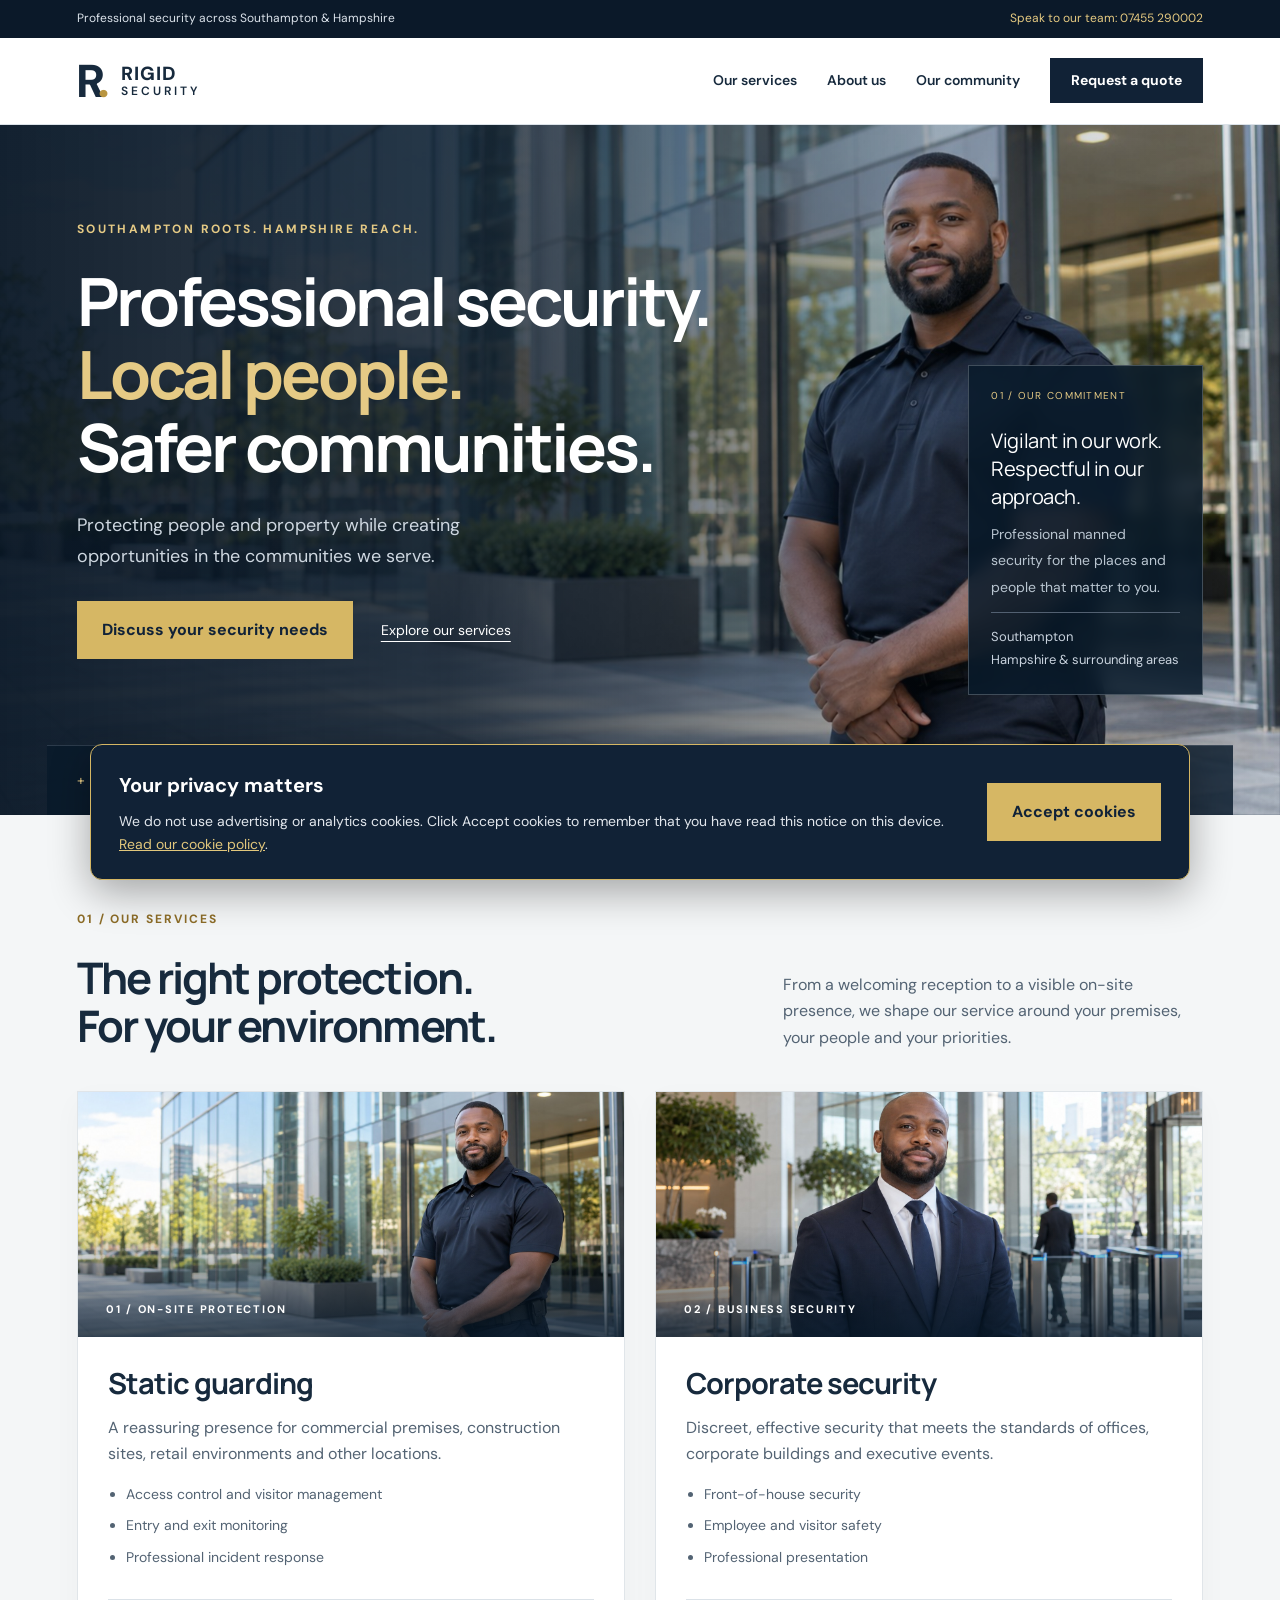
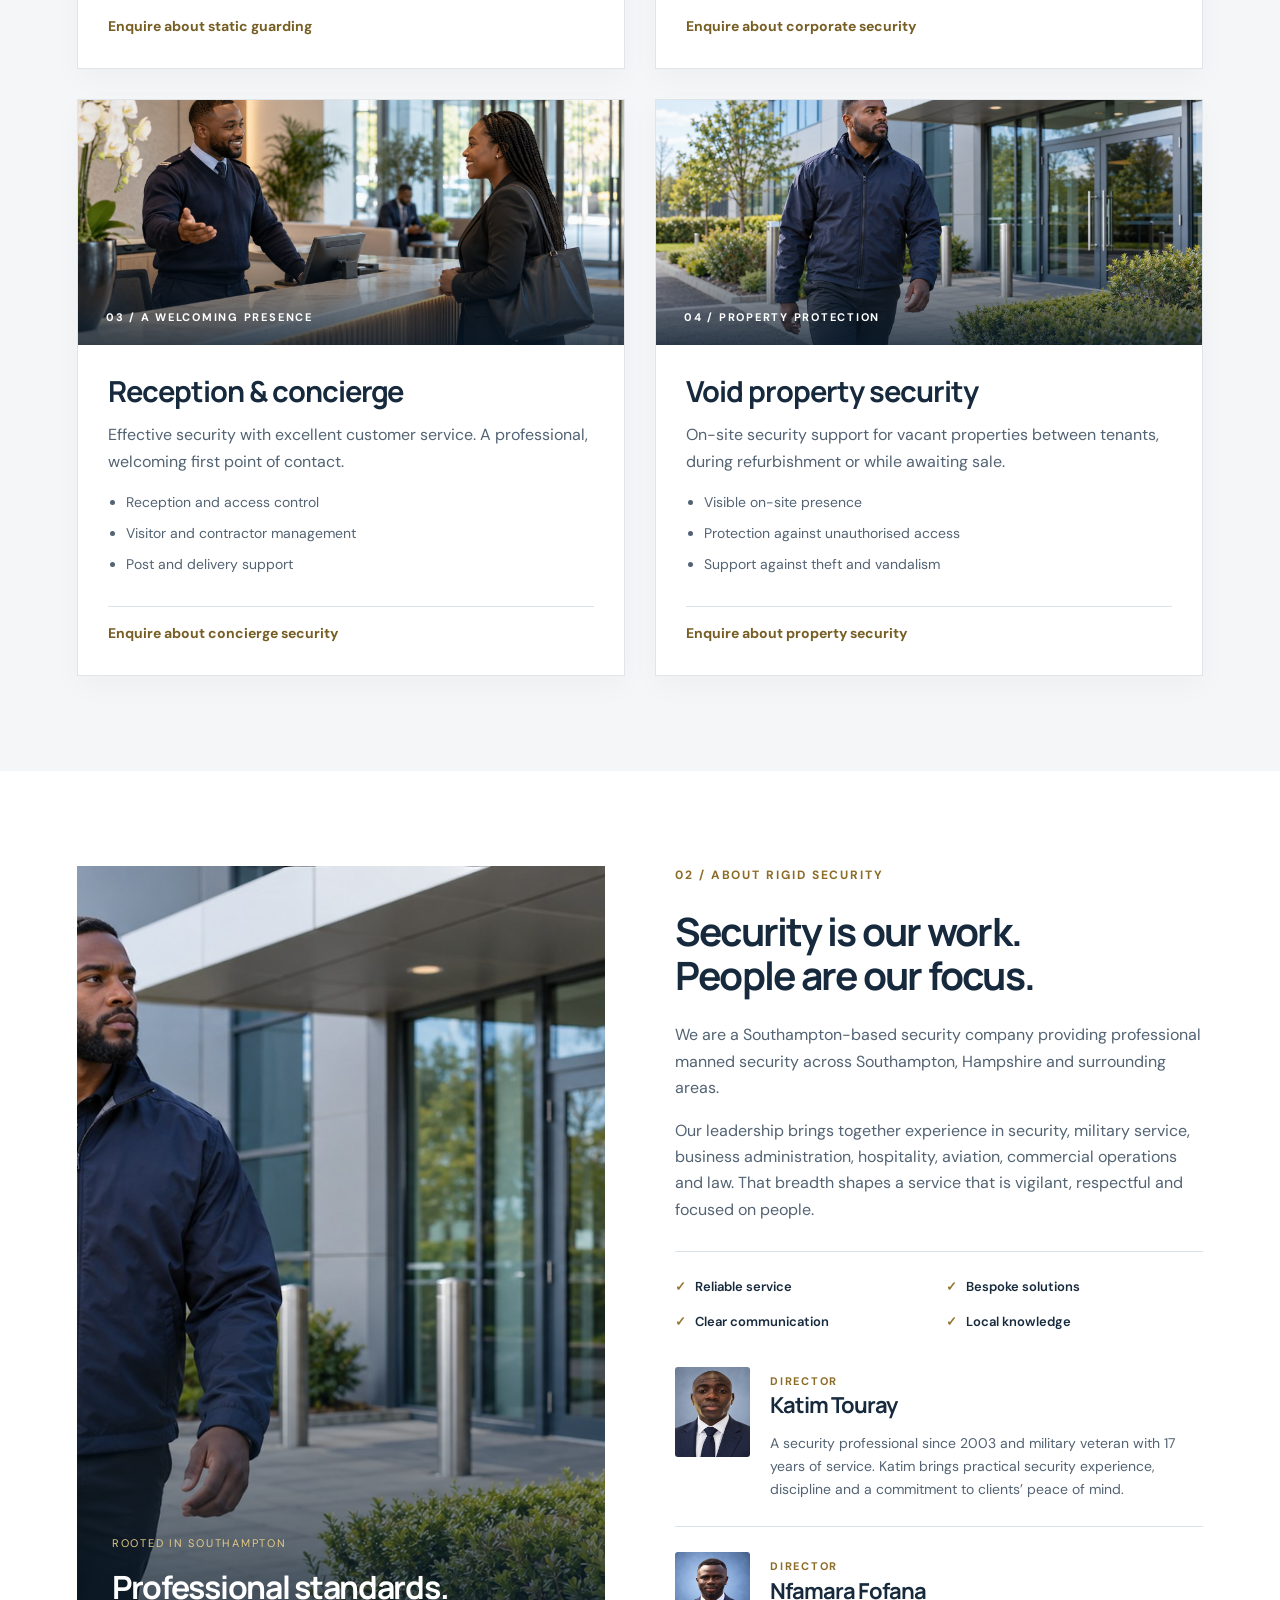
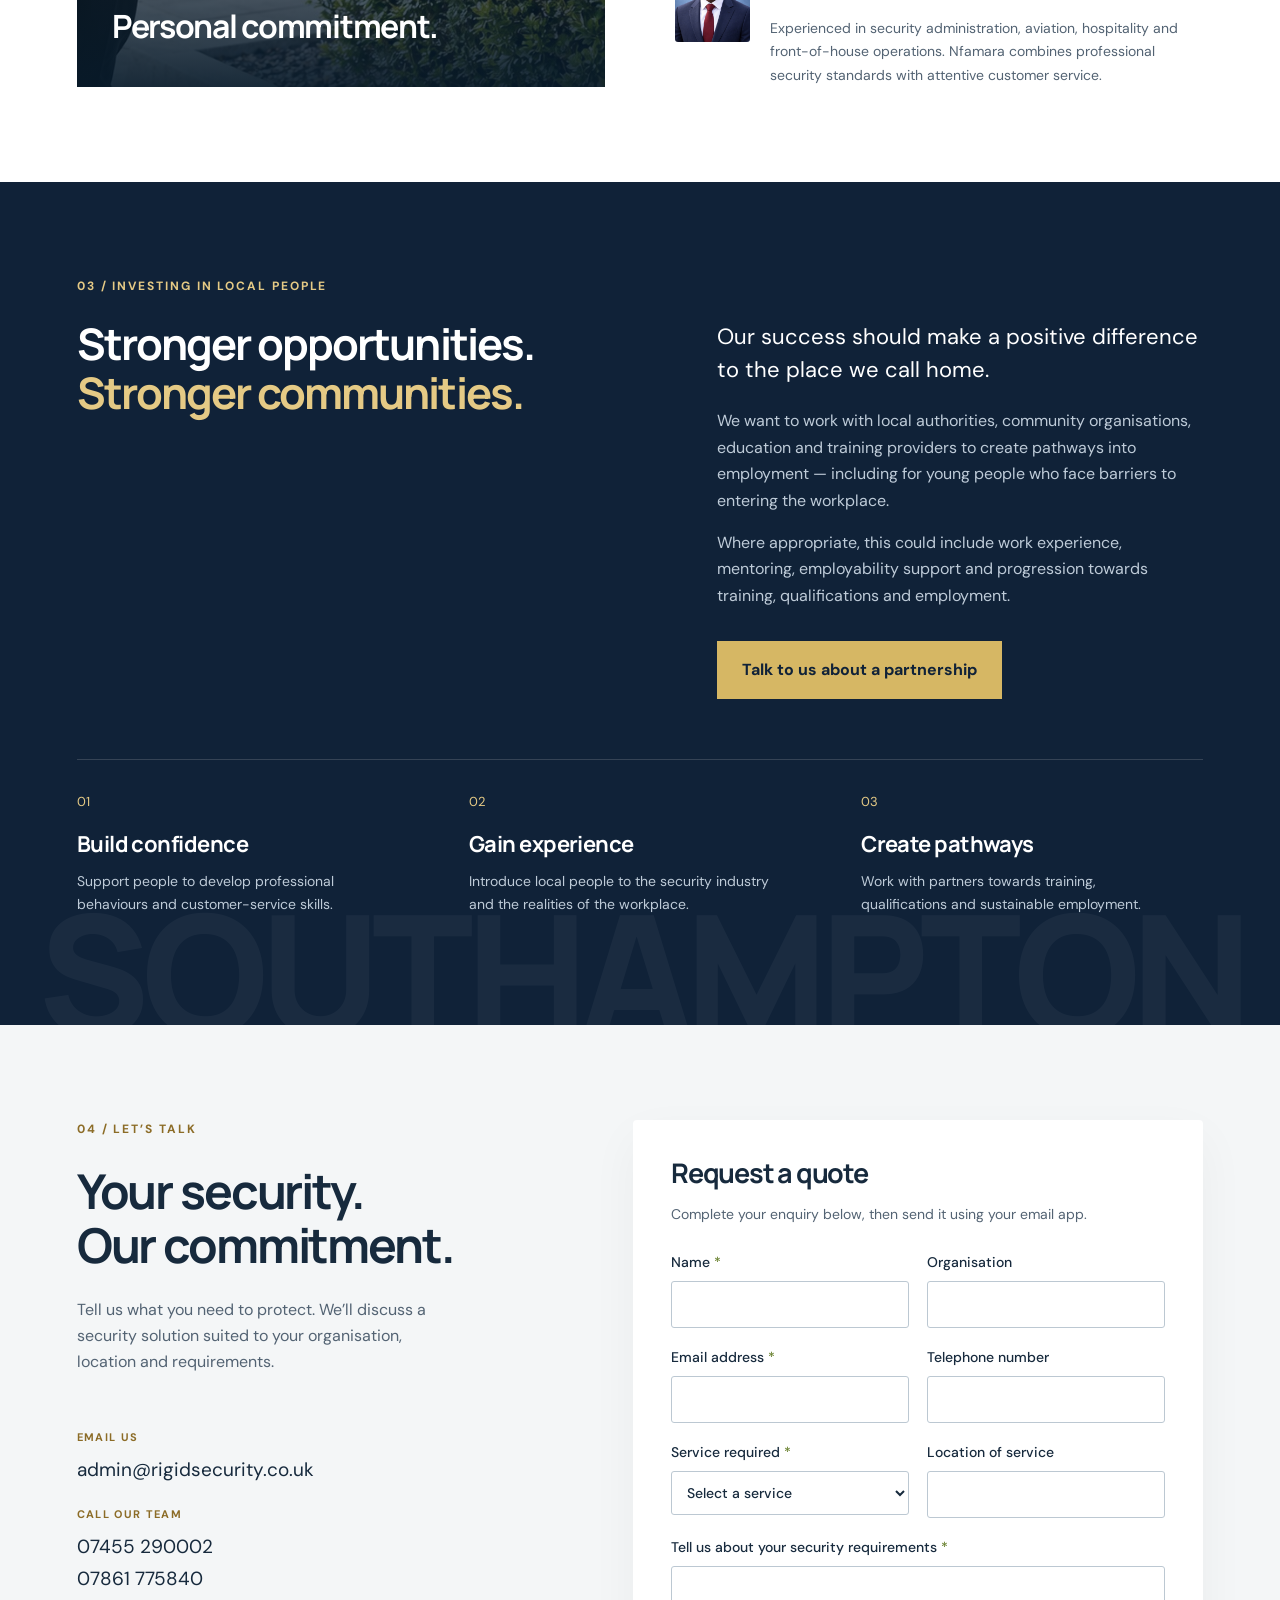
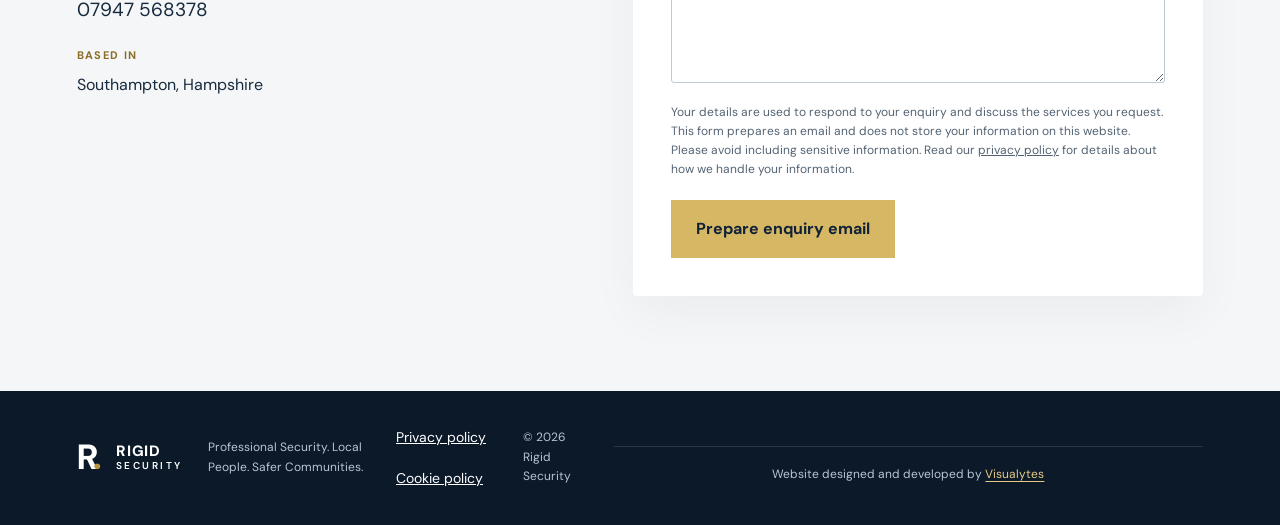
<file: index.html>
<!doctype html>
<html lang="en-GB">
<head>
<meta charset="utf-8"><meta name="viewport" content="width=device-width, initial-scale=1">
<title>Rigid Security | Professional Security in Southampton</title>
<meta name="description" content="Professional manned security across Southampton, Hampshire and surrounding areas. Static guarding, corporate, concierge and void property security.">
<link rel="icon" type="image/svg+xml" href="data:image/svg+xml,%3Csvg xmlns='http://www.w3.org/2000/svg' viewBox='0 0 32 32'%3E%3Crect width='32' height='32' rx='6' fill='%23112236'/%3E%3Ctext x='8' y='24' font-family='Arial' font-weight='bold' font-size='24' fill='%23c6f36b'%3ER%3C/text%3E%3C/svg%3E">
<link rel="stylesheet" href="style.css"><link rel="stylesheet" href="redesign.css"><link rel="stylesheet" href="policy.css">
</head>
<body>
<a class="skip" href="#main">Skip to content</a>
<div class="topbar"><span>Professional security across Southampton & Hampshire</span><a href="tel:+447455290002">Speak to our team: 07455 290002</a></div><header><a class="brand" href="#home" aria-label="Rigid Security home"><span class="brand-mark">R<span>.</span></span><span>RIGID <b>SECURITY</b></span></a><button class="menu" aria-expanded="false" aria-controls="navigation">Menu</button><nav id="navigation" aria-label="Main navigation"><a href="#services">Our services</a><a href="#about">About us</a><a href="#community">Our community</a><a class="button small" href="#contact">Request a quote</a></nav></header>
<main id="main">
<section class="hero" id="home"><img class="hero-photo" src="assets/security-hero.jpg" alt="Illustrative image of a professional security officer outside a modern business" width="1536" height="1024" fetchpriority="high"><div class="hero-main"><p class="eyebrow">SOUTHAMPTON ROOTS. HAMPSHIRE REACH.</p><h1>Professional security.<br><span>Local people.</span><br>Safer communities.</h1><p class="hero-copy">Protecting people and property while creating opportunities in the communities we serve.</p><div class="hero-actions"><a class="button" href="#contact">Discuss your security needs</a><a class="text-link" href="#services">Explore our services</a></div></div><aside class="hero-note"><span class="number">01 / OUR COMMITMENT</span><div><p>Vigilant in our work.<br>Respectful in our approach.</p><span>Professional manned security for the places and people that matter to you.</span></div><div class="area">Southampton<br>Hampshire & surrounding areas</div></aside><div class="hero-bottom"><span>SIA-licensed security personnel</span><span>Experienced leadership</span><span>People-focused service</span></div></section>
<section class="section services" id="services"><div class="section-heading"><div><p class="eyebrow">01 / OUR SERVICES</p><h2>The right protection.<br>For your environment.</h2></div><p>From a welcoming reception to a visible on-site presence, we shape our service around your premises, your people and your priorities.</p></div><div class="service-grid">
<article><div class="service-image"><img src="assets/security-hero.jpg" alt="Illustrative on-site protection scene" loading="lazy"><span>01 / ON-SITE PROTECTION</span></div><div class="service-content"><span class="service-no">01</span><h3>Static guarding</h3><p>A reassuring presence for commercial premises, construction sites, retail environments and other locations.</p><ul><li>Access control and visitor management</li><li>Entry and exit monitoring</li><li>Professional incident response</li></ul><a href="#contact" data-service="Static guarding">Enquire about static guarding</a></div></article>
<article><div class="service-image"><img src="assets/corporate-black.jpg" alt="Illustrative corporate security officer in an office lobby" loading="lazy"><span>02 / BUSINESS SECURITY</span></div><div class="service-content"><span class="service-no">02</span><h3>Corporate security</h3><p>Discreet, effective security that meets the standards of offices, corporate buildings and executive events.</p><ul><li>Front-of-house security</li><li>Employee and visitor safety</li><li>Professional presentation</li></ul><a href="#contact" data-service="Corporate security">Enquire about corporate security</a></div></article>
<article><div class="service-image"><img src="assets/reception-black.jpg" alt="Illustrative a welcoming presence scene" loading="lazy"><span>03 / A WELCOMING PRESENCE</span></div><div class="service-content"><span class="service-no">03</span><h3>Reception & concierge</h3><p>Effective security with excellent customer service. A professional, welcoming first point of contact.</p><ul><li>Reception and access control</li><li>Visitor and contractor management</li><li>Post and delivery support</li></ul><a href="#contact" data-service="Reception & concierge">Enquire about concierge security</a></div></article>
<article><div class="service-image"><img src="assets/patrol-black.jpg" alt="Illustrative property protection scene" loading="lazy"><span>04 / PROPERTY PROTECTION</span></div><div class="service-content"><span class="service-no">04</span><h3>Void property security</h3><p>On-site security support for vacant properties between tenants, during refurbishment or while awaiting sale.</p><ul><li>Visible on-site presence</li><li>Protection against unauthorised access</li><li>Support against theft and vandalism</li></ul><a href="#contact" data-service="Void property security">Enquire about property security</a></div></article>
</div></section>
<section class="about section" id="about"><div class="about-photo"><img src="assets/patrol-black.jpg" alt="Illustrative professional security patrol" loading="lazy"><div><span>ROOTED IN SOUTHAMPTON</span><strong>Professional standards.<br>Personal commitment.</strong></div></div><div class="about-intro"><p class="eyebrow">02 / ABOUT RIGID SECURITY</p><h2>Security is our work.<br>People are our focus.</h2><p>We are a Southampton-based security company providing professional manned security across Southampton, Hampshire and surrounding areas.</p><p>Our leadership brings together experience in security, military service, business administration, hospitality, aviation, commercial operations and law. That breadth shapes a service that is vigilant, respectful and focused on people.</p><div class="principles"><span>Reliable service</span><span>Bespoke solutions</span><span>Clear communication</span><span>Local knowledge</span></div></div><div class="leadership"><div class="leader"><img src="assets/katim-touray-portrait.jpg" alt="Katim Touray, Director of Rigid Security" loading="lazy" width="373" height="429"><div><span class="eyebrow">DIRECTOR</span><h3>Katim Touray</h3><p>A security professional since 2003 and military veteran with 17 years of service. Katim brings practical security experience, discipline and a commitment to clients’ peace of mind.</p></div></div><div class="leader second"><img src="assets/nfamara-fofana-portrait.jpg" alt="Nfamara Fofana, Director of Rigid Security" loading="lazy" width="1169" height="1345"><div><span class="eyebrow">DIRECTOR</span><h3>Nfamara Fofana</h3><p>Experienced in security administration, aviation, hospitality and front-of-house operations. Nfamara combines professional security standards with attentive customer service.</p></div></div></div></section>
<section class="community section" id="community"><div class="community-accent" aria-hidden="true">SOUTHAMPTON</div><p class="eyebrow">03 / INVESTING IN LOCAL PEOPLE</p><div class="community-layout"><h2>Stronger opportunities.<br><span>Stronger communities.</span></h2><div><p class="large-copy">Our success should make a positive difference to the place we call home.</p><p>We want to work with local authorities, community organisations, education and training providers to create pathways into employment — including for young people who face barriers to entering the workplace.</p><p>Where appropriate, this could include work experience, mentoring, employability support and progression towards training, qualifications and employment.</p><a class="button" href="#contact" data-service="Community partnership">Talk to us about a partnership</a></div></div><div class="community-steps"><div><span>01</span><h3>Build confidence</h3><p>Support people to develop professional behaviours and customer-service skills.</p></div><div><span>02</span><h3>Gain experience</h3><p>Introduce local people to the security industry and the realities of the workplace.</p></div><div><span>03</span><h3>Create pathways</h3><p>Work with partners towards training, qualifications and sustainable employment.</p></div></div></section>
<section class="contact section" id="contact"><div class="contact-copy"><p class="eyebrow">04 / LET’S TALK</p><h2>Your security.<br>Our commitment.</h2><p>Tell us what you need to protect. We’ll discuss a security solution suited to your organisation, location and requirements.</p><div class="contact-details"><span>EMAIL US</span><a href="mailto:admin@rigidsecurity.co.uk">admin@rigidsecurity.co.uk</a><span>CALL OUR TEAM</span><a href="tel:+447455290002">07455 290002</a><a href="tel:+447861775840">07861 775840</a><a href="tel:+447947568378">07947 568378</a><span>BASED IN</span><p>Southampton, Hampshire</p></div></div><form id="enquiry-form"><h3>Request a quote</h3><p class="form-intro">Complete your enquiry below, then send it using your email app.</p><div class="form-grid"><label>Name <span>*</span><input name="Name" autocomplete="name" required></label><label>Organisation<input name="Organisation" autocomplete="organization"></label><label>Email address <span>*</span><input type="email" name="Email address" autocomplete="email" required></label><label>Telephone number<input type="tel" name="Telephone number" autocomplete="tel"></label><label>Service required <span>*</span><select name="Service required" id="service" required><option value="">Select a service</option><option>Static guarding</option><option>Corporate security</option><option>Reception & concierge</option><option>Void property security</option><option>Community partnership</option><option>Other enquiry</option></select></label><label>Location of service<input name="Location of service" autocomplete="address-level2"></label></div><label>Tell us about your security requirements <span>*</span><textarea name="Requirements" rows="4" required></textarea></label><p class="privacy">Your details are used to respond to your enquiry and discuss the services you request. This form prepares an email and does not store your information on this website. Please avoid including sensitive information. Read our <a href="privacy-policy.html">privacy policy</a> for details about how we handle your information.</p><button class="button" type="submit">Prepare enquiry email</button><p id="form-status" role="status"></p></form></section>
</main><footer><a class="brand" href="#home"><span class="brand-mark">R<span>.</span></span><span>RIGID <b>SECURITY</b></span></a><p>Professional Security. Local People. Safer Communities.</p><div class="policy-links"><a href="privacy-policy.html">Privacy policy</a><a href="cookie-policy.html">Cookie policy</a></div><span>© <span id="year">2026</span> Rigid Security</span><p class="design-credit">Website designed and developed by <a href="https://www.visualytes.com" target="_blank" rel="noopener noreferrer">Visualytes</a></p></footer>
<script src="script.js"></script>
<script src="cookie-banner.js" defer></script></body></html>
</file>
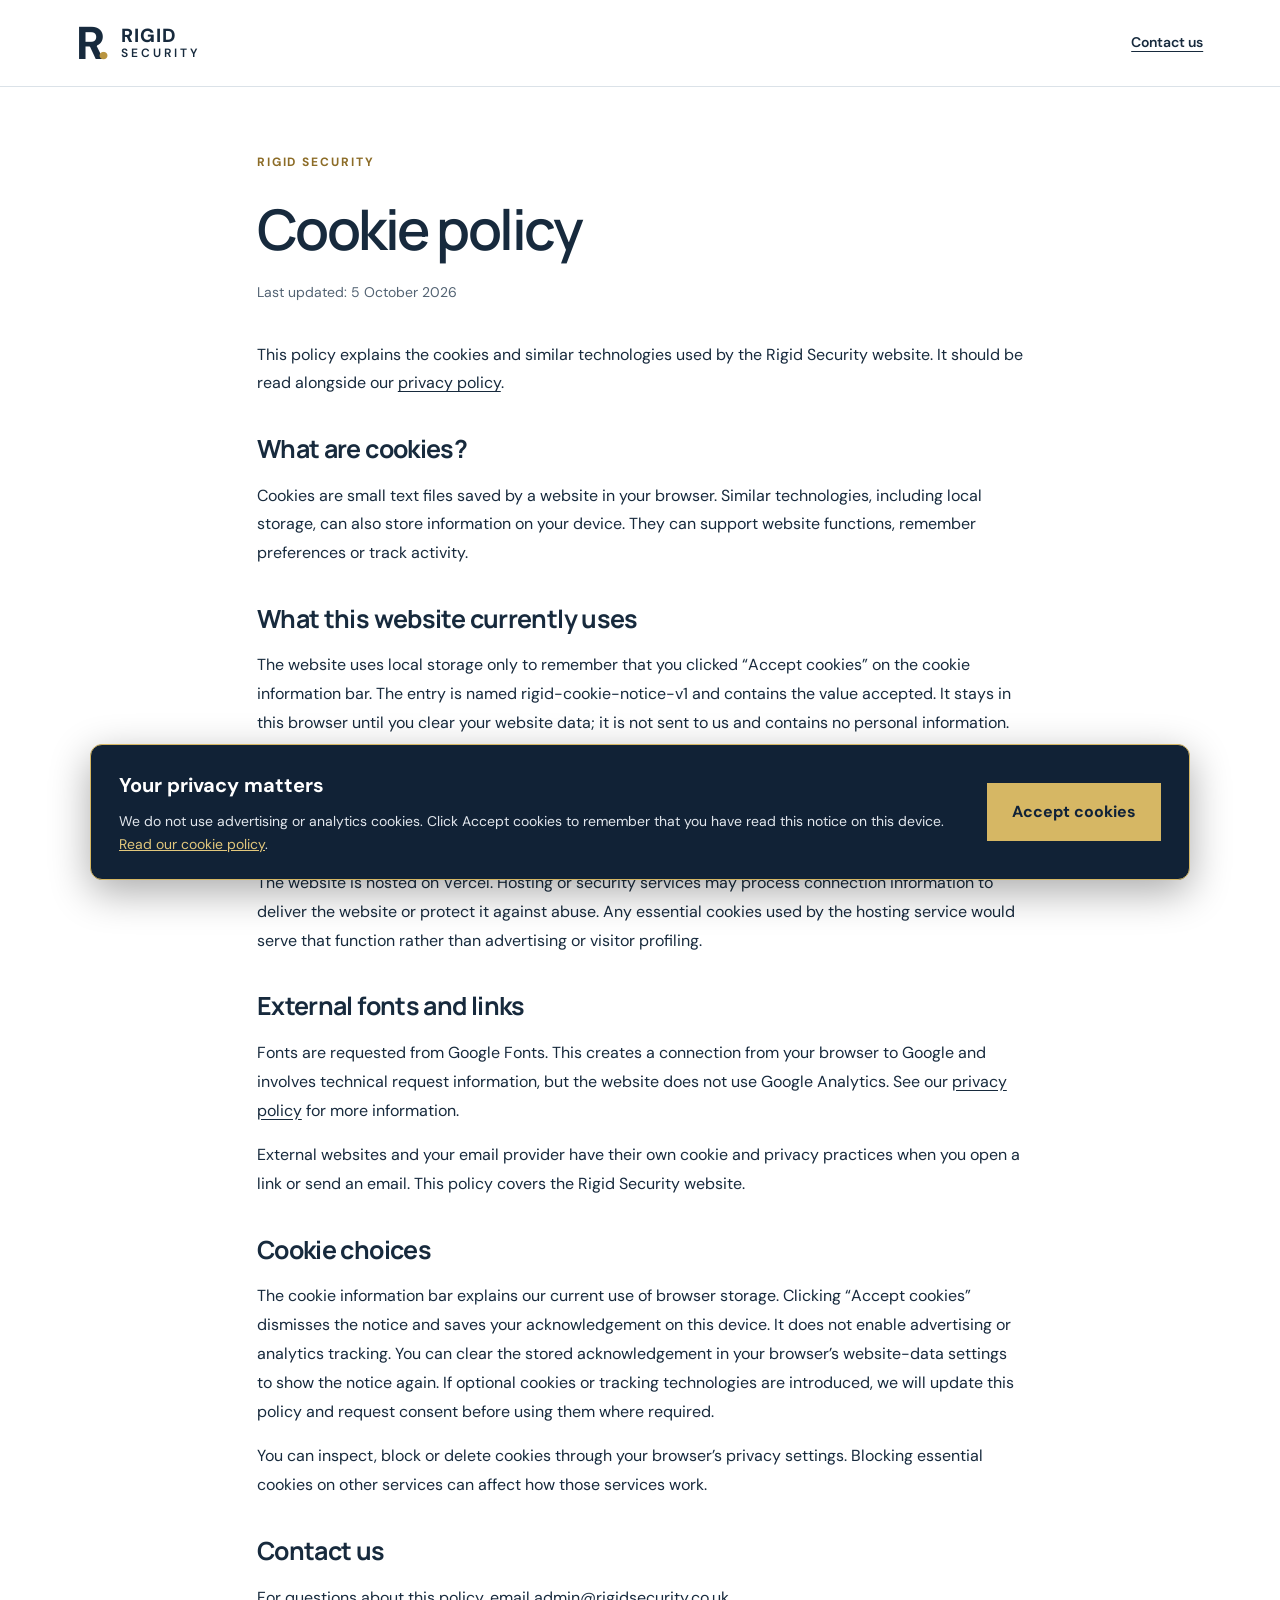
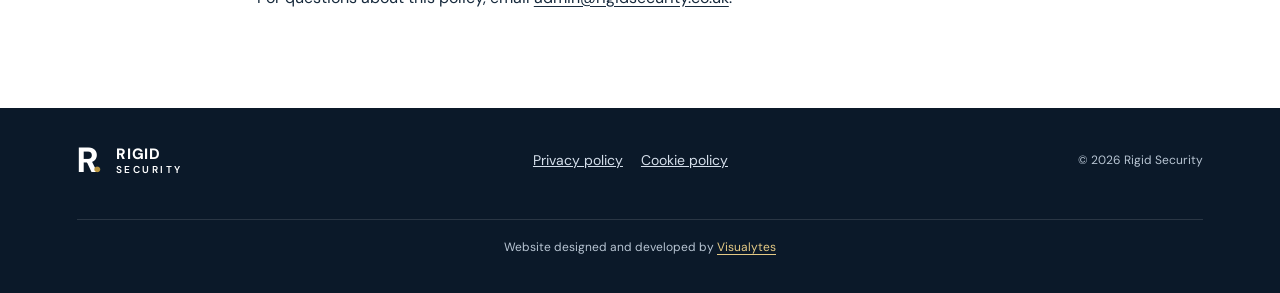
<file: cookie-policy.html>
<!doctype html><html lang="en-GB"><head><meta charset="utf-8"><meta name="viewport" content="width=device-width, initial-scale=1"><title>Cookie policy | Rigid Security</title><meta name="description" content="Cookie policy for the Rigid Security website."><link rel="stylesheet" href="style.css"><link rel="stylesheet" href="redesign.css"><link rel="stylesheet" href="policy.css"><link rel="icon" href="data:image/svg+xml,%3Csvg xmlns='http://www.w3.org/2000/svg' viewBox='0 0 32 32'%3E%3Crect width='32' height='32' fill='%23112236'/%3E%3Ctext x='8' y='24' font-size='24' fill='%23d6b764'%3ER%3C/text%3E%3C/svg%3E"></head><body><a class="skip" href="#main">Skip to content</a><header><a class="brand" href="/"><span class="brand-mark">R<span>.</span></span><span>RIGID <b>SECURITY</b></span></a><a class="policy-header-link" href="/#contact">Contact us</a></header><main class="policy-main" id="main"><p class="eyebrow">RIGID SECURITY</p><h1>Cookie policy</h1><p class="updated">Last updated: 5 October 2026</p>
<p>This policy explains the cookies and similar technologies used by the Rigid Security website. It should be read alongside our <a href="privacy-policy.html">privacy policy</a>.</p>
<h2>What are cookies?</h2><p>Cookies are small text files saved by a website in your browser. Similar technologies, including local storage, can also store information on your device. They can support website functions, remember preferences or track activity.</p>
<h2>What this website currently uses</h2><p>The website uses local storage only to remember that you clicked “Accept cookies” on the cookie information bar. The entry is named rigid-cookie-notice-v1 and contains the value accepted. It stays in this browser until you clear your website data; it is not sent to us and contains no personal information. The website’s own code does not set cookies or use session storage. We have not added advertising, social media tracking or visitor analytics tools. The enquiry form keeps entries on the current page while you complete it and prepares an email in your email application; it does not save form entries in browser storage.</p><p>The website is hosted on Vercel. Hosting or security services may process connection information to deliver the website or protect it against abuse. Any essential cookies used by the hosting service would serve that function rather than advertising or visitor profiling.</p>
<h2>External fonts and links</h2><p>Fonts are requested from Google Fonts. This creates a connection from your browser to Google and involves technical request information, but the website does not use Google Analytics. See our <a href="privacy-policy.html">privacy policy</a> for more information.</p><p>External websites and your email provider have their own cookie and privacy practices when you open a link or send an email. This policy covers the Rigid Security website.</p>
<h2>Cookie choices</h2><p>The cookie information bar explains our current use of browser storage. Clicking “Accept cookies” dismisses the notice and saves your acknowledgement on this device. It does not enable advertising or analytics tracking. You can clear the stored acknowledgement in your browser’s website-data settings to show the notice again. If optional cookies or tracking technologies are introduced, we will update this policy and request consent before using them where required.</p><p>You can inspect, block or delete cookies through your browser’s privacy settings. Blocking essential cookies on other services can affect how those services work.</p>
<h2>Contact us</h2><p>For questions about this policy, email <a href="mailto:admin@rigidsecurity.co.uk">admin@rigidsecurity.co.uk</a>.</p>
</main><footer class="policy-footer"><a class="brand" href="/"><span class="brand-mark">R<span>.</span></span><span>RIGID <b>SECURITY</b></span></a><div class="policy-links"><a href="privacy-policy.html">Privacy policy</a><a href="cookie-policy.html">Cookie policy</a></div><span>© 2026 Rigid Security</span><p class="design-credit">Website designed and developed by <a href="https://www.visualytes.com" target="_blank" rel="noopener noreferrer">Visualytes</a></p></footer><script src="cookie-banner.js" defer></script></body></html>
</file>
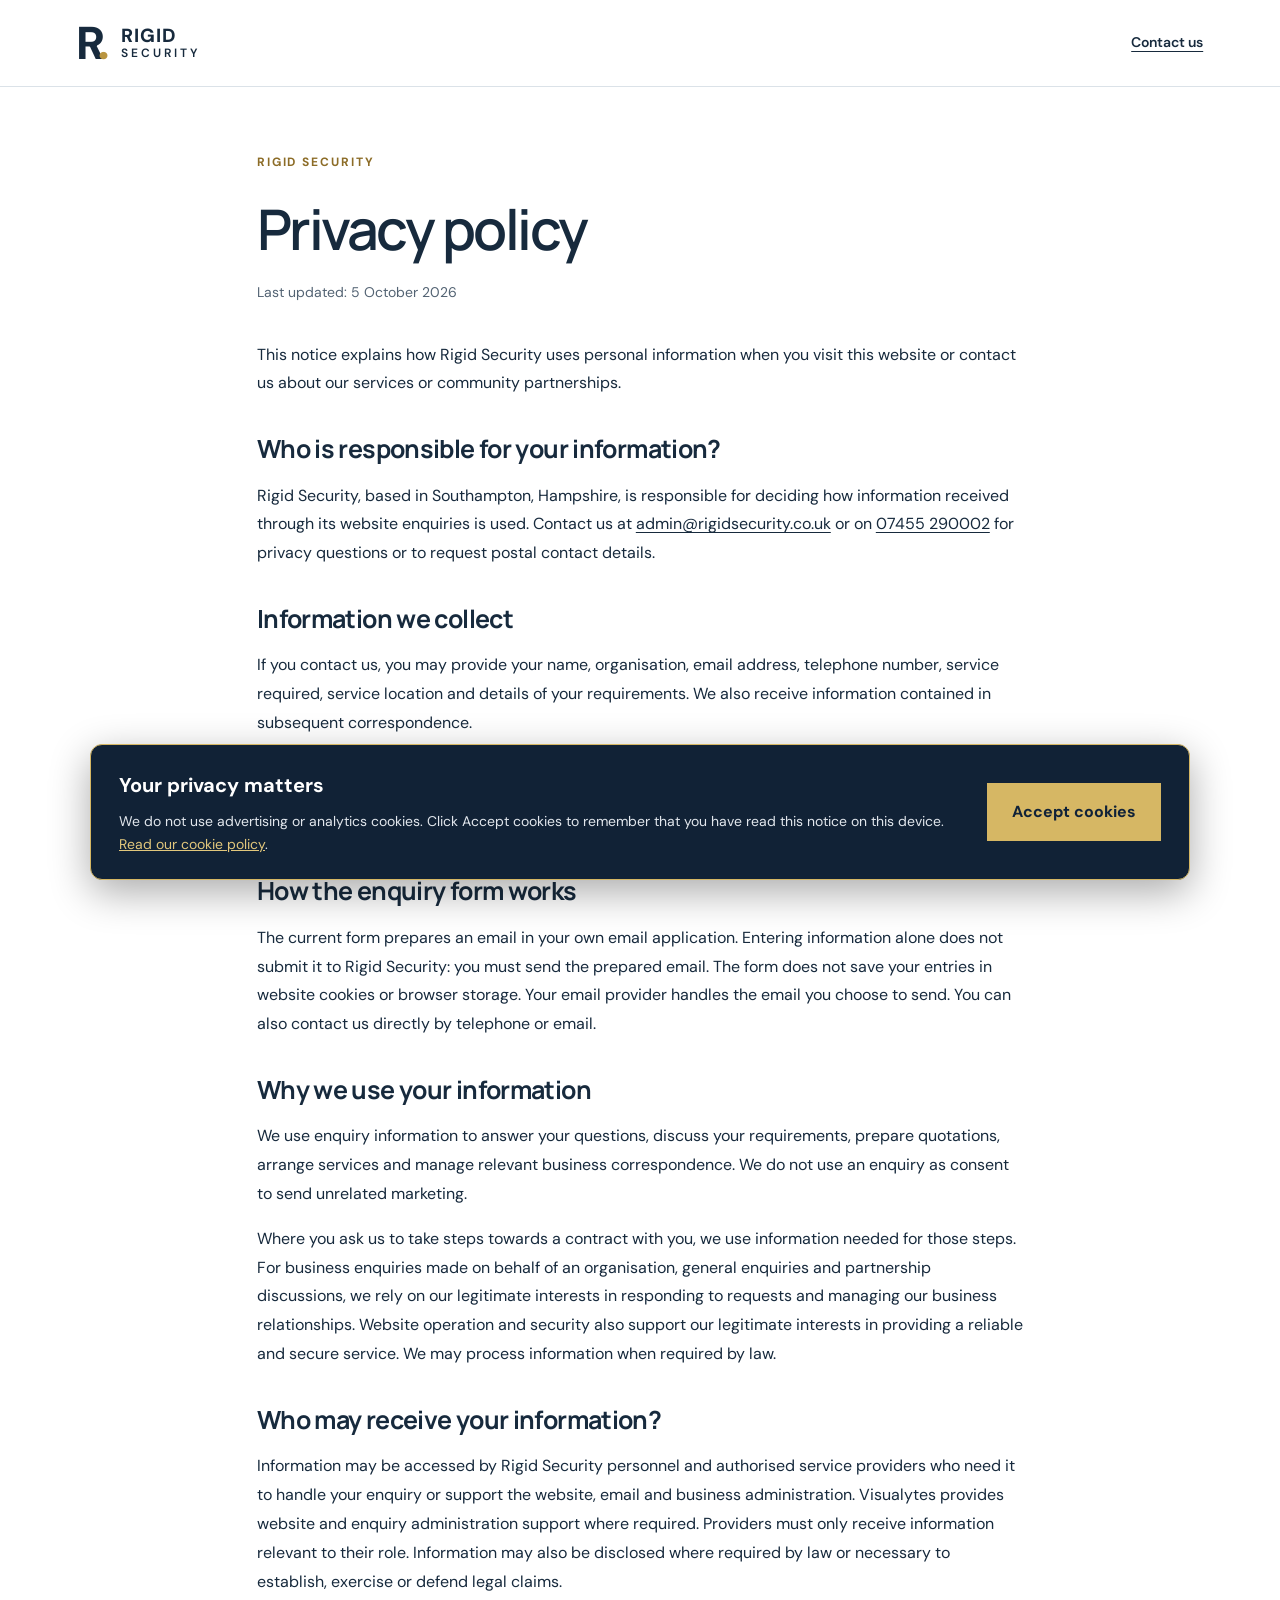
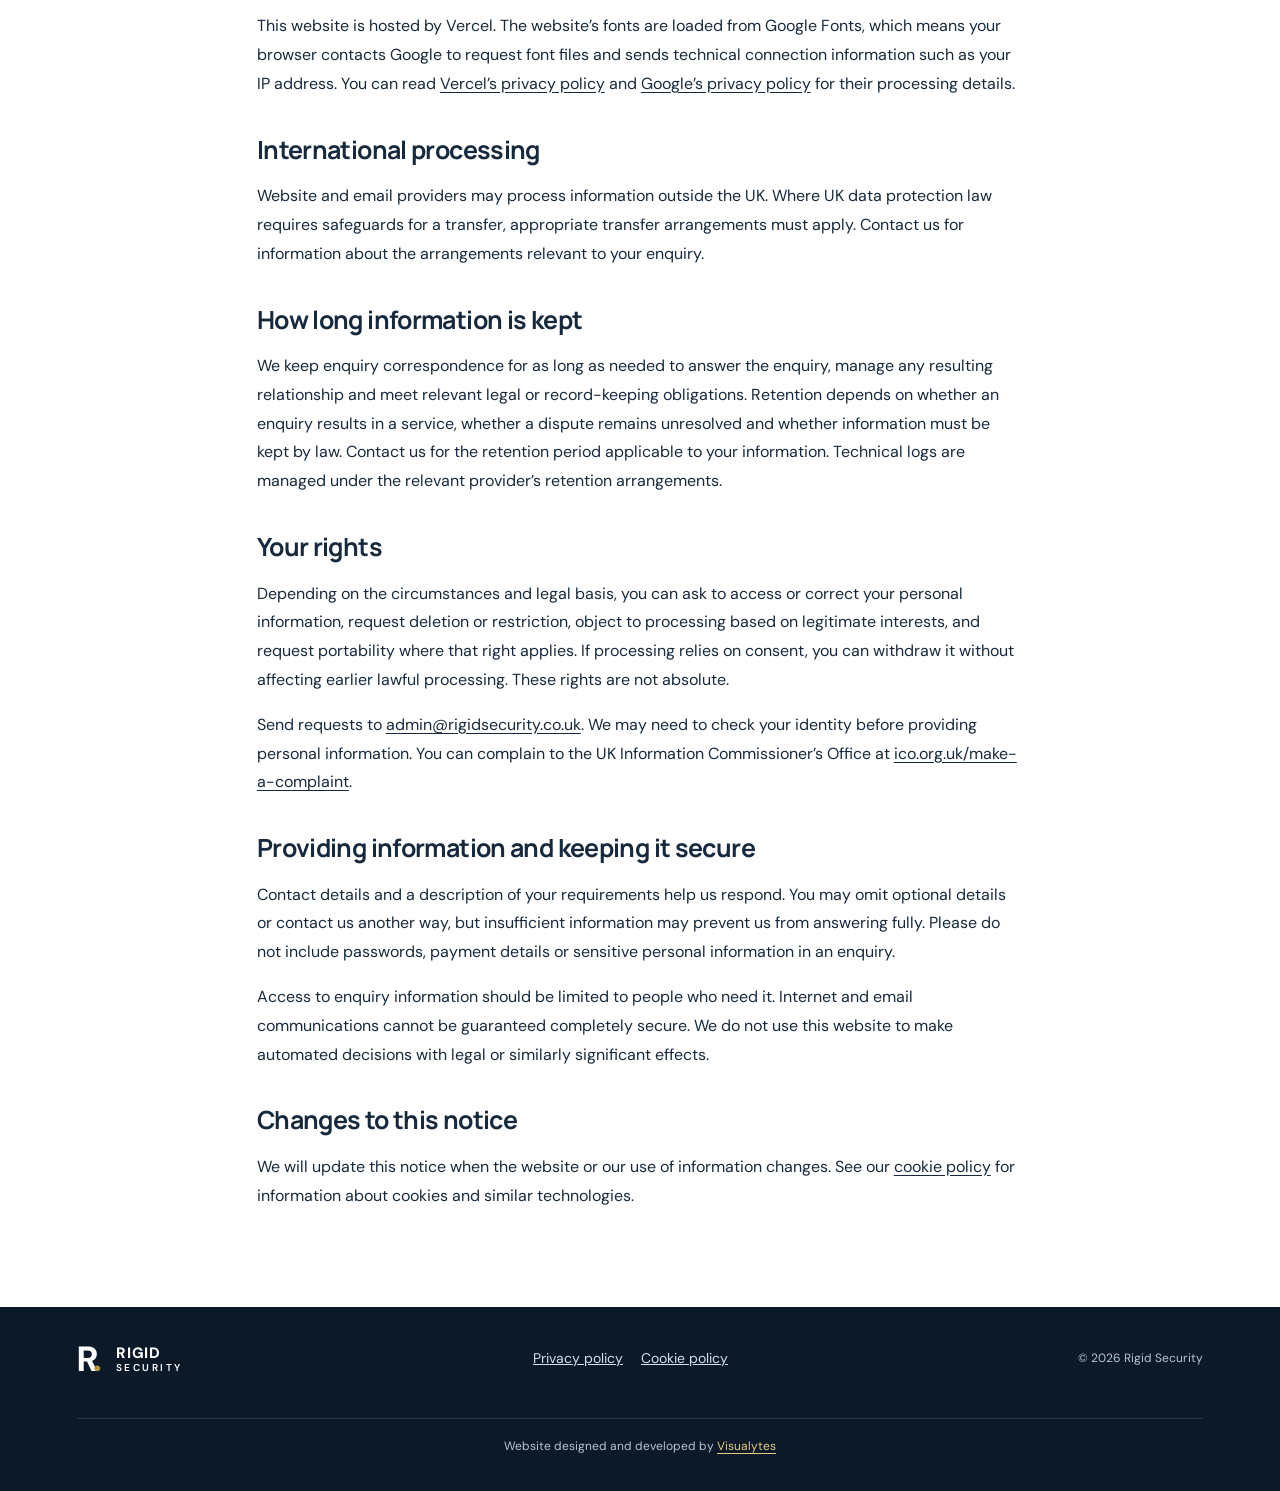
<file: privacy-policy.html>
<!doctype html><html lang="en-GB"><head><meta charset="utf-8"><meta name="viewport" content="width=device-width, initial-scale=1"><title>Privacy policy | Rigid Security</title><meta name="description" content="Privacy policy for the Rigid Security website."><link rel="stylesheet" href="style.css"><link rel="stylesheet" href="redesign.css"><link rel="stylesheet" href="policy.css"><link rel="icon" href="data:image/svg+xml,%3Csvg xmlns='http://www.w3.org/2000/svg' viewBox='0 0 32 32'%3E%3Crect width='32' height='32' fill='%23112236'/%3E%3Ctext x='8' y='24' font-size='24' fill='%23d6b764'%3ER%3C/text%3E%3C/svg%3E"></head><body><a class="skip" href="#main">Skip to content</a><header><a class="brand" href="/"><span class="brand-mark">R<span>.</span></span><span>RIGID <b>SECURITY</b></span></a><a class="policy-header-link" href="/#contact">Contact us</a></header><main class="policy-main" id="main"><p class="eyebrow">RIGID SECURITY</p><h1>Privacy policy</h1><p class="updated">Last updated: 5 October 2026</p>
<p>This notice explains how Rigid Security uses personal information when you visit this website or contact us about our services or community partnerships.</p>
<h2>Who is responsible for your information?</h2><p>Rigid Security, based in Southampton, Hampshire, is responsible for deciding how information received through its website enquiries is used. Contact us at <a href="mailto:admin@rigidsecurity.co.uk">admin@rigidsecurity.co.uk</a> or on <a href="tel:+447455290002">07455 290002</a> for privacy questions or to request postal contact details.</p>
<h2>Information we collect</h2><p>If you contact us, you may provide your name, organisation, email address, telephone number, service required, service location and details of your requirements. We also receive information contained in subsequent correspondence.</p><p>Our website host, Vercel, processes technical information needed to deliver and protect the website, which may include your IP address, browser information, requested pages, request times and security or error logs. We have not enabled advertising trackers or visitor analytics tools on this website.</p>
<h2>How the enquiry form works</h2><p>The current form prepares an email in your own email application. Entering information alone does not submit it to Rigid Security: you must send the prepared email. The form does not save your entries in website cookies or browser storage. Your email provider handles the email you choose to send. You can also contact us directly by telephone or email.</p>
<h2>Why we use your information</h2><p>We use enquiry information to answer your questions, discuss your requirements, prepare quotations, arrange services and manage relevant business correspondence. We do not use an enquiry as consent to send unrelated marketing.</p><p>Where you ask us to take steps towards a contract with you, we use information needed for those steps. For business enquiries made on behalf of an organisation, general enquiries and partnership discussions, we rely on our legitimate interests in responding to requests and managing our business relationships. Website operation and security also support our legitimate interests in providing a reliable and secure service. We may process information when required by law.</p>
<h2>Who may receive your information?</h2><p>Information may be accessed by Rigid Security personnel and authorised service providers who need it to handle your enquiry or support the website, email and business administration. Visualytes provides website and enquiry administration support where required. Providers must only receive information relevant to their role. Information may also be disclosed where required by law or necessary to establish, exercise or defend legal claims.</p><p>This website is hosted by Vercel. The website’s fonts are loaded from Google Fonts, which means your browser contacts Google to request font files and sends technical connection information such as your IP address. You can read <a href="https://vercel.com/legal/privacy-policy" rel="noopener">Vercel’s privacy policy</a> and <a href="https://policies.google.com/privacy" rel="noopener">Google’s privacy policy</a> for their processing details.</p>
<h2>International processing</h2><p>Website and email providers may process information outside the UK. Where UK data protection law requires safeguards for a transfer, appropriate transfer arrangements must apply. Contact us for information about the arrangements relevant to your enquiry.</p>
<h2>How long information is kept</h2><p>We keep enquiry correspondence for as long as needed to answer the enquiry, manage any resulting relationship and meet relevant legal or record-keeping obligations. Retention depends on whether an enquiry results in a service, whether a dispute remains unresolved and whether information must be kept by law. Contact us for the retention period applicable to your information. Technical logs are managed under the relevant provider’s retention arrangements.</p>
<h2>Your rights</h2><p>Depending on the circumstances and legal basis, you can ask to access or correct your personal information, request deletion or restriction, object to processing based on legitimate interests, and request portability where that right applies. If processing relies on consent, you can withdraw it without affecting earlier lawful processing. These rights are not absolute.</p><p>Send requests to <a href="mailto:admin@rigidsecurity.co.uk">admin@rigidsecurity.co.uk</a>. We may need to check your identity before providing personal information. You can complain to the UK Information Commissioner’s Office at <a href="https://ico.org.uk/make-a-complaint/">ico.org.uk/make-a-complaint</a>.</p>
<h2>Providing information and keeping it secure</h2><p>Contact details and a description of your requirements help us respond. You may omit optional details or contact us another way, but insufficient information may prevent us from answering fully. Please do not include passwords, payment details or sensitive personal information in an enquiry.</p><p>Access to enquiry information should be limited to people who need it. Internet and email communications cannot be guaranteed completely secure. We do not use this website to make automated decisions with legal or similarly significant effects.</p>
<h2>Changes to this notice</h2><p>We will update this notice when the website or our use of information changes. See our <a href="cookie-policy.html">cookie policy</a> for information about cookies and similar technologies.</p>
</main><footer class="policy-footer"><a class="brand" href="/"><span class="brand-mark">R<span>.</span></span><span>RIGID <b>SECURITY</b></span></a><div class="policy-links"><a href="privacy-policy.html">Privacy policy</a><a href="cookie-policy.html">Cookie policy</a></div><span>© 2026 Rigid Security</span><p class="design-credit">Website designed and developed by <a href="https://www.visualytes.com" target="_blank" rel="noopener noreferrer">Visualytes</a></p></footer><script src="cookie-banner.js" defer></script></body></html>
</file>
<file: style.css>
@import url('https://fonts.googleapis.com/css2?family=DM+Sans:wght@400;500;600;700&family=Manrope:wght@400;500;600;700;800&display=swap');
:root{--navy:#112236;--deep:#0b1929;--lime:#c6f36b;--ink:#172a3d;--muted:#536373;--line:#dbe2e8;--paper:#f3f6f8}*{box-sizing:border-box}html{scroll-behavior:smooth;scroll-padding-top:90px}body{margin:0;color:var(--ink);font-family:'DM Sans',Arial,sans-serif;font-size:16px;line-height:1.65}a{color:inherit}button,input,select,textarea{font:inherit}button,a,input,select,textarea{-webkit-tap-highlight-color:transparent}a:focus-visible,button:focus-visible,input:focus-visible,select:focus-visible,textarea:focus-visible{outline:3px solid #78a922;outline-offset:5px}.skip{position:absolute;top:-100px;left:16px;background:white;padding:12px;z-index:50}.skip:focus{top:10px}header{display:flex;align-items:center;justify-content:space-between;gap:25px;padding:22px 6%;background:white;border-bottom:1px solid var(--line)}.brand{display:flex;align-items:center;gap:12px;text-decoration:none;line-height:1.15;font-size:19px;font-weight:800;letter-spacing:.06em}.brand b{display:block;font-size:12px;letter-spacing:.25em;font-weight:600}.brand-mark{font-size:46px;letter-spacing:-.13em;line-height:1;padding-right:6px}.brand-mark span{color:#80b52e}nav{display:flex;align-items:center;gap:30px}nav a{text-decoration:none;font-size:14px;font-weight:600}nav a:hover,.text-link:hover{color:#648c25}.button{display:inline-flex;align-items:center;justify-content:center;background:var(--lime);color:var(--deep);padding:15px 23px;border:0;border-radius:3px;font-weight:700;text-decoration:none;cursor:pointer;line-height:1.5;transition:background .15s}.button:hover{background:#b0e453}.button.small{background:var(--navy);color:white;padding:12px 21px}.menu{display:none}.hero{background:var(--navy);color:white;padding:70px 6% 0;display:grid;grid-template-columns:3fr 1fr;column-gap:70px;position:relative}.eyebrow{font-size:12px;letter-spacing:.16em;font-weight:700;margin:0 0 24px}.hero .eyebrow{color:var(--lime)}h1,h2,h3{font-family:Manrope,Arial,sans-serif;line-height:1.12;letter-spacing:-.045em;margin:0}h1{font-size:clamp(42px,5.8vw,82px);font-weight:600}h1 span{color:var(--lime)}.hero-copy{color:#ced7e0;max-width:540px;font-size:19px;margin:27px 0 30px}.hero-actions{display:flex;align-items:center;gap:28px;margin-bottom:65px}.text-link{text-underline-offset:6px;font-size:14px}.hero-note{border-left:1px solid #415065;padding-left:30px;display:flex;flex-direction:column;justify-content:space-between;margin-bottom:64px}.number{color:#a9b7c5;font-size:12px;letter-spacing:.12em}.hero-note p{font-family:Manrope,Arial,sans-serif;font-size:23px;line-height:1.4;letter-spacing:-.02em}.hero-note div>span{font-size:14px;color:#b9c5d0}.area{font-size:13px;color:#c9d3de;line-height:1.8}.hero-bottom{grid-column:1/-1;border-top:1px solid #415065;display:flex;gap:55px;padding:22px 0;color:#d0dae3;font-size:14px}.hero-bottom span:before{content:'+';color:var(--lime);margin-right:12px}.section{padding:85px 6%}.section-heading{display:flex;justify-content:space-between;align-items:flex-end;gap:50px;margin-bottom:45px}h2{font-size:clamp(32px,3.4vw,48px);font-weight:600}.section-heading>p{max-width:420px;color:var(--muted);margin-bottom:0}.service-grid{display:grid;grid-template-columns:repeat(4,1fr);border-top:1px solid var(--line);border-bottom:1px solid var(--line)}.service-grid article{padding:30px 24px 30px 0;display:flex;flex-direction:column}.service-grid article+article{padding-left:24px;border-left:1px solid var(--line)}.service-no{font-size:13px;color:#69842c;margin-bottom:28px}.service-grid h3{font-size:24px;letter-spacing:-.035em;min-height:55px}.service-grid p{color:var(--muted);font-size:15px}.service-grid ul{padding-left:18px;font-size:14px;color:var(--muted);margin-bottom:25px}.service-grid li{margin-bottom:8px}.service-grid a{font-size:13px;font-weight:700;text-underline-offset:5px;margin-top:auto}.about{background:var(--paper);display:grid;grid-template-columns:1fr 1fr;gap:80px}.about-intro>p:not(.eyebrow){color:var(--muted);max-width:540px}.about-intro h2{margin-bottom:25px}.principles{display:grid;grid-template-columns:1fr 1fr;gap:15px;border-top:1px solid var(--line);margin-top:28px;padding-top:24px;font-size:14px;font-weight:600}.principles span:before{content:'✓';margin-right:9px;color:#618321}.leadership{padding-top:12px}.leader{display:grid;grid-template-columns:125px 1fr;gap:25px;align-items:start}.leader img{width:125px;height:155px;object-fit:cover;object-position:center top;border-radius:3px}.leader .eyebrow{font-size:11px;margin-bottom:8px;color:var(--muted)}.leader h3{font-size:24px}.leader p{font-size:14px;color:var(--muted);margin-bottom:0}.second{margin-top:32px;border-top:1px solid var(--line);padding-top:30px}.initials{width:125px;height:100px;background:#e3e9ed;color:#647687;display:flex;align-items:center;justify-content:center;font-size:30px;letter-spacing:-.03em}.community{background:var(--deep);color:white}.community>.eyebrow{color:var(--lime)}.community-layout{display:grid;grid-template-columns:1.15fr 1fr;gap:80px}.community h2 span{color:var(--lime)}.community-layout p{color:#becbd8;margin-top:0}.community-layout .large-copy{font-size:22px;line-height:1.5;color:white}.community-layout .button{margin-top:16px}.community-steps{margin-top:60px;border-top:1px solid #354355;display:grid;grid-template-columns:repeat(3,1fr);gap:50px;padding-top:28px}.community-steps span{color:var(--lime);font-size:13px}.community-steps h3{font-size:22px;margin-top:17px;letter-spacing:-.025em}.community-steps p{font-size:14px;color:#becbd8;max-width:310px}.contact{display:grid;grid-template-columns:1fr 1.25fr;gap:100px}.contact-copy>p:not(.eyebrow){color:var(--muted);max-width:380px;margin-top:25px}.contact-details{display:flex;flex-direction:column;align-items:flex-start;margin-top:32px}.contact-details>span{font-size:11px;font-weight:700;letter-spacing:.12em;color:var(--muted);margin-top:20px;margin-bottom:8px}.contact-details a{text-decoration:none;font-size:19px}.contact-details a:hover{text-decoration:underline}.contact-details p{margin:0}form{padding:35px;background:var(--paper);border:1px solid var(--line);border-radius:4px}form h3{font-size:27px}.form-intro{font-size:14px;color:var(--muted);margin-bottom:25px}.form-grid{display:grid;grid-template-columns:1fr 1fr;gap:18px}label{display:block;font-size:14px;font-weight:500}label span{color:#657e2a}input,select,textarea{display:block;width:100%;padding:11px;margin:7px 0 0;background:white;border:1px solid #bcc8d2;border-radius:3px;color:var(--ink);min-width:0}textarea{resize:vertical}form>label{margin-top:18px}.privacy{font-size:12px;color:var(--muted);line-height:1.6;margin:20px 0}#form-status{font-size:14px;margin-bottom:0}#form-status:empty{display:none}footer{border-top:1px solid var(--line);padding:28px 6%;display:flex;align-items:center;justify-content:space-between;gap:25px}footer p,footer>span{font-size:12px;color:var(--muted)}footer .brand{font-size:15px}footer .brand b{font-size:10px}footer .brand-mark{font-size:35px}@media(min-width:1600px){header,.section,.hero,footer{padding-left:calc((100% - 1400px)/2);padding-right:calc((100% - 1400px)/2)}}@media(max-width:1000px){nav{gap:20px}.hero{gap:30px}.hero-note{padding-left:22px}.hero-note p{font-size:19px}.service-grid{grid-template-columns:1fr 1fr}.service-grid article:nth-child(3){padding-left:0;border-left:0}.service-grid article:nth-child(n+3){border-top:1px solid var(--line)}.service-grid h3{min-height:0}.about,.contact,.community-layout{gap:40px}.leader{grid-template-columns:85px 1fr;gap:18px}.leader img,.initials{width:85px}.contact{grid-template-columns:1fr 1.3fr}form{padding:24px}}@media(max-width:720px){header{padding:18px 6%;flex-wrap:wrap}.brand{font-size:17px}.brand-mark{font-size:38px}.menu{display:block;border:1px solid var(--line);background:white;padding:7px 13px;border-radius:3px;font-size:14px}nav{display:none;width:100%;flex-direction:column;align-items:stretch;gap:0}nav.open{display:flex}nav>a{padding:12px 0}nav .small{margin-top:10px}.hero{padding-top:45px;display:block}h1{font-size:clamp(36px,8vw,57px)}.hero-copy{font-size:17px}.hero-actions{flex-wrap:wrap;gap:20px;margin-bottom:40px}.hero-note{border-left:0;border-top:1px solid #415065;padding:22px 0;margin-bottom:25px;gap:10px}.hero-note p{margin:10px 0;font-size:21px}.area{margin-top:15px}.hero-bottom{flex-wrap:wrap;gap:12px 25px;font-size:12px}.section{padding-top:55px;padding-bottom:55px}.section-heading{display:block;margin-bottom:30px}.section-heading>p{margin-top:22px}.service-grid{display:block}.service-grid article,.service-grid article+article{border-left:0;padding:25px 0}.service-grid article+article{border-top:1px solid var(--line)}.service-no{margin-bottom:16px}.service-grid h3{font-size:25px}.service-grid p{font-size:16px}.service-grid a,.service-grid ul{font-size:14px}.about,.contact,.community-layout{display:block}.leadership{margin-top:40px}.leader{grid-template-columns:90px 1fr}.leader img,.initials{width:90px}.community-layout>div{margin-top:30px}.community-steps{grid-template-columns:1fr;gap:18px;margin-top:40px}.community-steps h3{margin-top:8px}.community-steps p{max-width:none}.contact form{margin-top:35px}.form-grid{grid-template-columns:1fr}.eyebrow{font-size:11px}footer{flex-wrap:wrap;gap:15px}footer p{width:100%;order:3;margin:0}.contact-details a{font-size:18px}.privacy{font-size:12px}}@media(prefers-reduced-motion:reduce){html{scroll-behavior:auto}*{transition:none!important}}
</file>
<file: redesign.css>
:root{--lime:#d6b764;--paper:#f4f6f7}body{background:#fff}.topbar{padding:9px 6%;display:flex;justify-content:space-between;gap:20px;background:#0b1929;color:#dce3eb;font-size:12px}.topbar a{text-decoration:none;color:#e6ca81}header{padding-top:20px;padding-bottom:20px}.brand-mark span{color:#b99540}.button{background:#d6b764;color:#102238;border-radius:0;padding:17px 25px}.button:hover{background:#e6ca81}.button.small{background:#112236}.hero{min-height:690px;padding-top:95px;grid-template-columns:1fr;overflow:hidden;isolation:isolate;background:#102238}.hero-photo{position:absolute;inset:0;width:100%;height:100%;object-fit:cover;object-position:center;z-index:-3}.hero:before{content:'';position:absolute;inset:0;background:linear-gradient(90deg,rgba(6,20,35,.94),rgba(6,20,35,.82) 35%,rgba(6,20,35,.2) 76%,rgba(6,20,35,.08));z-index:-2}.hero-main{max-width:740px}.hero h1{font-size:clamp(44px,5.2vw,74px);font-weight:700;line-height:1.1}.hero h1 span{color:#e5ca85}.hero .eyebrow{color:#e5ca85;letter-spacing:.2em}.hero-copy{max-width:470px;font-size:18px;line-height:1.7}.hero-actions{margin-bottom:60px}.hero-note{position:absolute;right:6%;bottom:120px;width:235px;background:rgba(9,26,43,.86);border:1px solid rgba(255,255,255,.22);padding:22px;margin:0;backdrop-filter:blur(8px);gap:12px}.hero-note .number{font-size:10px;letter-spacing:.13em;color:#e5ca85}.hero-note p{font-size:20px;margin:10px 0}.hero-note .area{border-top:1px solid #526071;padding-top:12px}.hero-bottom{background:rgba(9,26,43,.82);padding:23px 30px;margin-top:auto;margin-left:-30px;margin-right:-30px;font-size:14px;border-color:#8c98a044}.hero-bottom span:before{color:#e5ca85}.section{padding-top:95px;padding-bottom:95px}.section-heading{margin-bottom:40px}.section-heading .eyebrow,.about .eyebrow,.contact .eyebrow{color:#8c6c27}.section-heading h2,h2{font-weight:700}.services{background:#f4f6f7}.service-grid{display:grid;grid-template-columns:1fr 1fr;border:0;gap:30px}.service-grid article,.service-grid article+article,.service-grid article:nth-child(n+3){padding:0;border:1px solid #e0e5e9;background:white;overflow:hidden;box-shadow:0 10px 28px #11223608}.service-image{height:245px;position:relative;overflow:hidden}.service-image img{width:100%;height:100%;object-fit:cover;transition:transform .4s}.service-grid article:hover .service-image img{transform:scale(1.035)}.service-grid article:first-child .service-image img{object-position:70% 45%}.service-grid article:nth-child(2) .service-image img{object-position:40% 45%}.service-grid article:nth-child(3) .service-image img{object-position:75% 45%}.service-image:after{content:'';position:absolute;inset:0;background:linear-gradient(transparent 55%,#081a2bc9)}.service-image span{position:absolute;bottom:19px;left:28px;z-index:1;font-size:11px;color:#fff;letter-spacing:.16em;font-weight:700}.service-content{padding:30px;display:flex;flex-direction:column;flex:1}.service-no{display:none}.service-grid h3{min-height:0;font-size:29px}.service-grid p{font-size:16px;margin-top:15px}.service-grid ul{font-size:14px;display:grid;gap:0;margin-top:0;margin-bottom:22px}.service-grid a{font-size:14px;padding-top:15px;border-top:1px solid var(--line);text-decoration:none;color:#775e24}.about{background:white;grid-template-columns:1fr 1fr;gap:35px 70px}.about-photo{grid-column:1;grid-row:1 / span 2;position:relative;min-height:680px;overflow:hidden}.about-photo>img{position:absolute;width:100%;height:100%;object-fit:cover;object-position:60% center}.about-photo:after{content:'';position:absolute;inset:0;background:linear-gradient(transparent 50%,#071a2aeb)}.about-photo>div{position:absolute;bottom:40px;left:35px;right:30px;z-index:1;color:white}.about-photo span{font-size:11px;letter-spacing:.16em;color:#e5ca85;display:block;margin-bottom:16px}.about-photo strong{font-family:Manrope,Arial,sans-serif;line-height:1.2;font-size:32px;letter-spacing:-.04em}.about-intro{grid-column:2}.about-intro h2{font-size:39px}.leadership{grid-column:2;padding-top:0}.leader{grid-template-columns:75px 1fr;gap:20px}.leader img,.initials{width:75px;height:90px}.leader h3{font-size:22px}.leader p{font-size:14px}.second{margin-top:25px;padding-top:25px}.principles{font-size:13px;gap:13px}.principles span:before{color:#957635}.community{position:relative;overflow:hidden;background:#102238}.community-accent{position:absolute;bottom:-30px;left:3%;font-family:Manrope,Arial,sans-serif;font-size:clamp(70px,13vw,190px);font-weight:800;letter-spacing:-.05em;line-height:1;opacity:.04;pointer-events:none}.community>.eyebrow{color:#e5ca85}.community h2 span{color:#e5ca85}.community-steps span{color:#e5ca85}.community-layout{position:relative;z-index:1}.contact{background:#f4f6f7}form{background:white;border:0;box-shadow:0 18px 50px #1022380b;padding:38px}.contact-copy h2{font-size:48px}.contact-details>span{color:#8c6c27}.privacy{font-size:12px}footer{background:#0b1929;color:white;border:0;padding-top:35px;padding-bottom:35px}footer p,footer>span{color:#b8c5d3}@media(min-width:1600px){.topbar{padding-left:calc((100% - 1400px)/2);padding-right:calc((100% - 1400px)/2)}}@media(max-width:1050px){.hero-main{max-width:620px}.hero-note{display:none}.hero{min-height:650px}.hero:before{background:linear-gradient(90deg,#07182bed,#07182b9e 65%,#07182b30)}.about{gap:30px}.about-intro h2{font-size:34px}.about-photo{min-height:780px}.contact{gap:45px}.hero-bottom{gap:25px}}@media(max-width:720px){.topbar{font-size:11px;padding-top:8px;padding-bottom:8px}.topbar>span{display:none}.topbar>a{margin-left:auto}header{padding-top:16px;padding-bottom:16px}.hero{min-height:640px;padding-top:62px;display:flex;flex-direction:column}.hero-photo{object-position:65% center}.hero:before{background:linear-gradient(90deg,#07182bf0,#07182bab 80%)}.hero h1{font-size:clamp(38px,9vw,60px)}.hero .eyebrow{font-size:10px;letter-spacing:.13em}.hero-copy{font-size:17px}.hero-actions{margin-bottom:38px;align-items:flex-start;flex-direction:column}.hero-bottom{margin-left:-6.82%;margin-right:-6.82%;padding:22px 6.5%;gap:10px;flex-direction:column;font-size:13px}.section{padding-top:60px;padding-bottom:60px}.service-grid{grid-template-columns:1fr;gap:24px}.service-image{height:215px}.service-content{padding:25px}.service-grid h3{font-size:27px}.service-image span{left:25px;font-size:10px}.about{display:flex;flex-direction:column;gap:35px}.about-photo{min-height:390px;order:2}.about-intro{order:1}.leadership{order:3;margin-top:0}.about-photo>div{bottom:25px;left:25px}.about-photo strong{font-size:28px}.about-intro h2{font-size:34px}.contact-copy h2{font-size:36px}form{padding:25px}.community-accent{bottom:0}.leader{grid-template-columns:75px 1fr}.leader img,.initials{width:75px}.button{padding:15px 21px}.section-heading h2{font-size:34px}}

.service-grid article:first-child .service-image img{object-position:70% 15%}.service-grid article:nth-child(2) .service-image img{object-position:center 25%}
/* Gentle, one-time entrance motion; content remains available without scripts. */
@keyframes rigid-rise{from{opacity:0;transform:translateY(18px)}to{opacity:1;transform:translateY(0)}}
@keyframes rigid-image-settle{from{opacity:.65;transform:scale(1.035)}to{opacity:1;transform:scale(1)}}
@media(prefers-reduced-motion:no-preference){
 .hero-photo{animation:rigid-image-settle 1.8s ease-out both}
 .hero-main>.eyebrow{animation:rigid-rise .8s ease-out .12s both}
 .hero h1{animation:rigid-rise .95s ease-out .25s both}
 .hero-copy{animation:rigid-rise .85s ease-out .42s both}
 .hero-actions{animation:rigid-rise .85s ease-out .58s both}
 .hero-note,.hero-bottom{animation:rigid-rise .85s ease-out .7s both}
}
</file>
<file: policy.css>
.policy-main{max-width:920px;margin:auto;padding:65px 6% 80px}.policy-main h1{font-size:clamp(36px,5vw,56px);margin-bottom:20px}.policy-main .updated{color:var(--muted);font-size:14px;margin-bottom:35px}.policy-main h2{font-size:25px;line-height:1.3;margin:35px 0 15px;letter-spacing:-.025em}.policy-main p,.policy-main li{line-height:1.8}.policy-main a{text-underline-offset:3px}.policy-main li{margin-bottom:9px}.policy-main .eyebrow{color:#8c6c27}.policy-links{display:flex;flex-wrap:wrap;gap:18px;font-size:14px}.policy-header-link{font-size:14px;font-weight:600;text-underline-offset:4px}.policy-footer{flex-wrap:wrap}.policy-footer .policy-links a{color:#d5dfeb}@media(max-width:720px){.policy-main{padding-top:40px}.policy-main h2{font-size:23px}.policy-links{width:100%}}

.cookie-banner{position:fixed;bottom:20px;left:20px;right:20px;z-index:1000;max-width:1100px;margin:auto;display:flex;align-items:center;gap:28px;padding:24px 28px;background:#112236;color:#fff;border:1px solid #d6b764;border-radius:12px;box-shadow:0 12px 40px #0005}.cookie-banner strong{font-size:20px}.cookie-banner p{margin:8px 0 0;font-size:14px;line-height:1.6;color:#e2e7ed}.cookie-banner a{color:#e2c77c;text-decoration:underline}.cookie-banner .button{flex-shrink:0;cursor:pointer}@media(max-width:600px){.cookie-banner{left:12px;right:12px;bottom:12px;padding:20px;gap:16px;flex-direction:column;align-items:stretch}.cookie-banner .button{width:100%}}

footer .design-credit{flex-basis:100%;width:100%;margin:16px 0 0;padding-top:18px;border-top:1px solid #ffffff20;font-size:12px;text-align:center;color:#b8c5d3}footer .design-credit a{color:#e5ca85;text-decoration:underline;text-underline-offset:3px}
</file>
